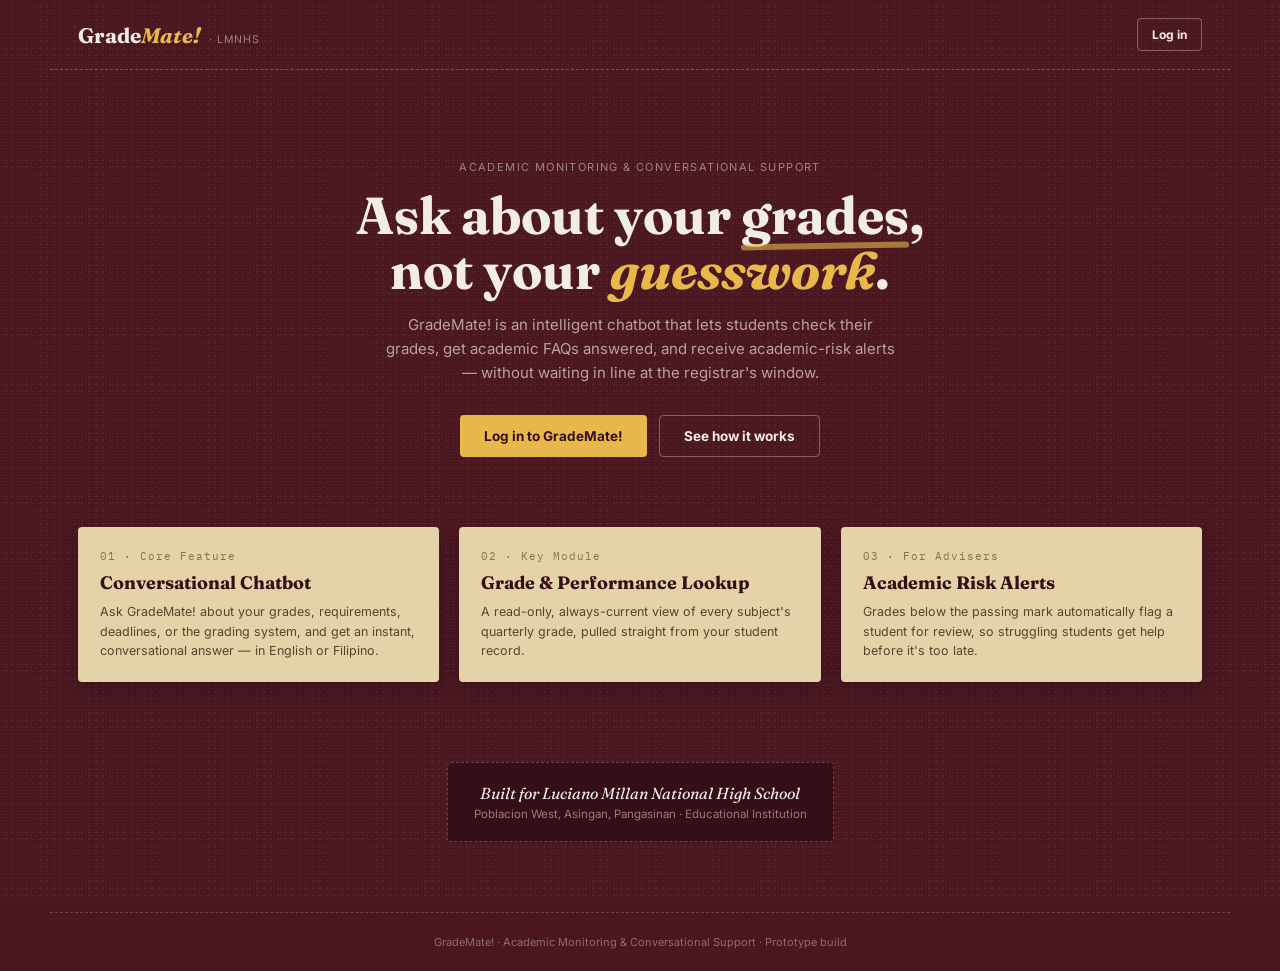
<file: index.html>
<!DOCTYPE html>
<html lang="en">
<head>
<meta charset="UTF-8">
<meta name="viewport" content="width=device-width, initial-scale=1.0">
<title>GradeMate! — Luciano Millan National High School</title>
<link rel="stylesheet" href="css/style.css">
<style>
  .hero{
    padding:90px 28px 70px;
    text-align:center;
    position:relative; z-index:2;
  }
  .hero .eyebrow{ justify-content:center; }
  .hero h1{
    font-family:var(--serif); font-weight:700; font-size:52px;
    color:var(--chalk-cream); margin:14px 0 16px; line-height:1.05;
  }
  .hero h1 em{ color:var(--gold); font-style:italic; }
  .hero p{ color:rgba(242,237,228,0.65); font-size:15px; max-width:520px; margin:0 auto 30px; line-height:1.6; }
  .hero .ctas{ display:flex; gap:12px; justify-content:center; }

  .chalk-underline{
    display:inline-block; position:relative;
  }
  .chalk-underline::after{
    content:""; position:absolute; left:0; right:0; bottom:-6px; height:6px;
    background:var(--gold); opacity:.6; border-radius:4px;
    transform:rotate(-1deg);
  }

  .features{
    max-width:1180px; margin:0 auto; padding:0 28px 80px;
    display:grid; grid-template-columns:repeat(3,1fr); gap:20px;
    position:relative; z-index:2;
  }
  @media (max-width:820px){ .features{ grid-template-columns:1fr; } }
  .feat{ background:var(--manila); border-radius:var(--radius); padding:22px; box-shadow:0 8px 20px rgba(0,0,0,0.2); }
  .feat .num{ font-family:var(--mono); font-size:11px; color:#8a7340; letter-spacing:1px; }
  .feat h3{ font-family:var(--serif); font-size:18px; margin:8px 0 8px; color:var(--chalk-green-deep); }
  .feat p{ font-size:12.5px; color:#54462B; line-height:1.55; margin:0; }

  .client-strip{
    max-width:1180px; margin:0 auto 70px; padding:0 28px;
    display:flex; justify-content:center;
    position:relative; z-index:2;
  }
  .client-card{
    background:var(--chalk-green-deep); border:1px dashed rgba(242,237,228,0.25);
    border-radius:var(--radius); padding:20px 26px; text-align:center; max-width:520px;
  }
  .client-card .school-name{ font-family:var(--serif); font-style:italic; color:var(--chalk-cream); font-size:16px; }
  .client-card .loc{ font-size:11.5px; color:rgba(242,237,228,0.5); margin-top:4px; }
</style>
</head>
<body class="chalk-bg">
<div class="shell">
  <header class="topnav">
    <div class="brand">
      <span class="mark">Grade<em>Mate!</em></span>
      <span class="school">· LMNHS</span>
    </div>
    <div class="links"></div>
    <div class="who">
      <a class="btn ghost small" href="login.html">Log in</a>
    </div>
  </header>

  <main style="padding:0;">
    <section class="hero">
      <div class="eyebrow">Academic Monitoring &amp; Conversational Support</div>
      <h1>Ask about your <span class="chalk-underline">grades</span>,<br>not your <em>guesswork</em>.</h1>
      <p>GradeMate! is an intelligent chatbot that lets students check their grades, get academic FAQs answered, and receive academic-risk alerts — without waiting in line at the registrar's window.</p>
      <div class="ctas">
        <a class="btn" href="login.html">Log in to GradeMate!</a>
        <a class="btn ghost" href="#features">See how it works</a>
      </div>
    </section>

    <section class="features" id="features">
      <div class="feat">
        <div class="num">01 · Core Feature</div>
        <h3>Conversational Chatbot</h3>
        <p>Ask GradeMate! about your grades, requirements, deadlines, or the grading system, and get an instant, conversational answer — in English or Filipino.</p>
      </div>
      <div class="feat">
        <div class="num">02 · Key Module</div>
        <h3>Grade &amp; Performance Lookup</h3>
        <p>A read-only, always-current view of every subject's quarterly grade, pulled straight from your student record.</p>
      </div>
      <div class="feat">
        <div class="num">03 · For Advisers</div>
        <h3>Academic Risk Alerts</h3>
        <p>Grades below the passing mark automatically flag a student for review, so struggling students get help before it's too late.</p>
      </div>
    </section>

    <section class="client-strip">
      <div class="client-card">
        <div class="school-name">Built for Luciano Millan National High School</div>
        <div class="loc">Poblacion West, Asingan, Pangasinan · Educational Institution</div>
      </div>
    </section>
  </main>

  <footer class="site-footer">GradeMate! · Academic Monitoring &amp; Conversational Support · Prototype build</footer>
</div>
</body>
</html>
</file>
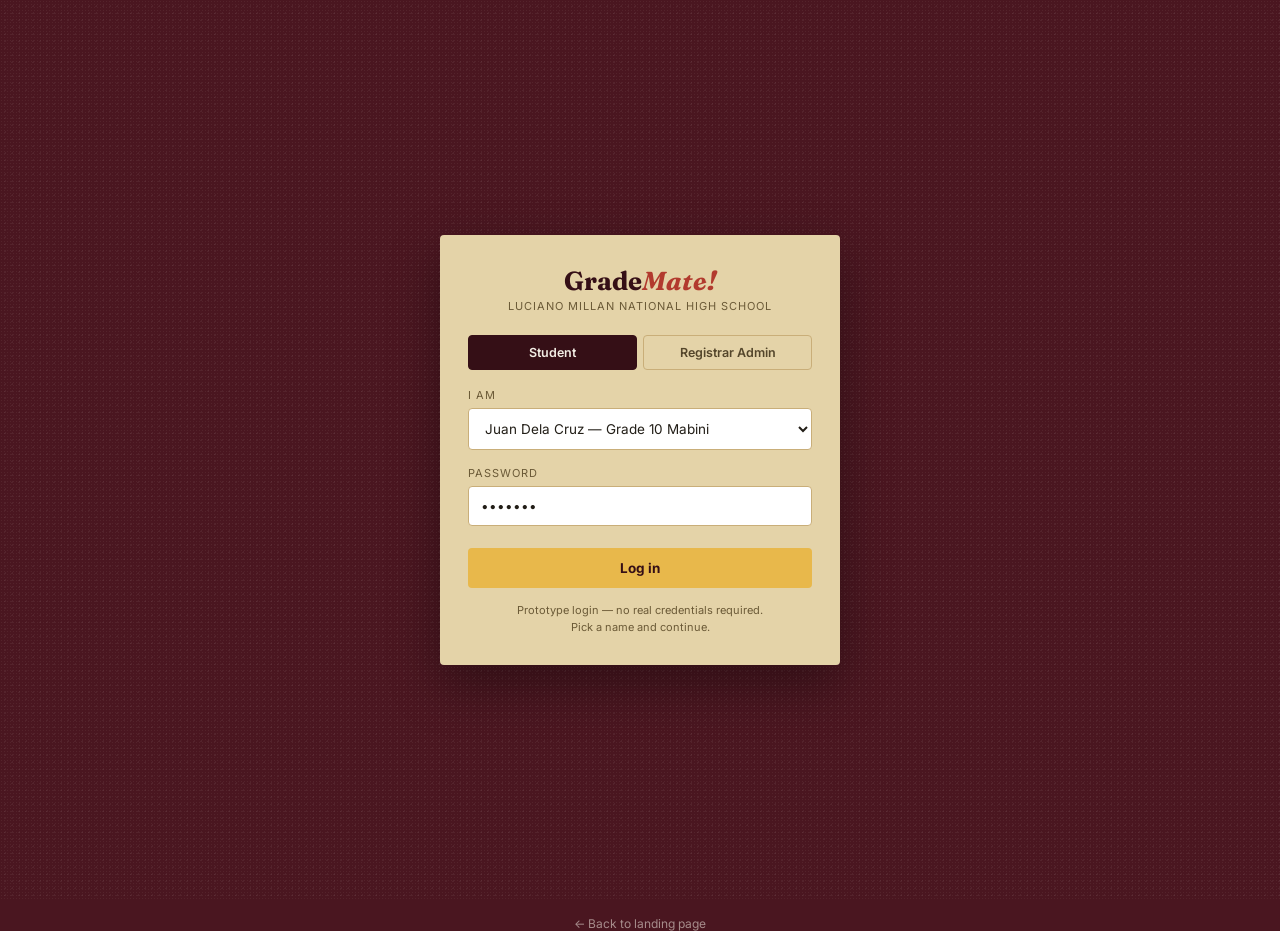
<file: chatbot.html>
<!DOCTYPE html>
<html lang="en">
<head>
<meta charset="UTF-8">
<meta name="viewport" content="width=device-width, initial-scale=1.0">
<title>Chatbot — GradeMate!</title>
<link rel="stylesheet" href="css/style.css">
<style>
  main{ padding:24px 28px 0; display:flex; flex-direction:column; }
  .chat-shell{
    display:flex; flex-direction:column;
    background:var(--chalk-green); border-radius:var(--radius);
    box-shadow:0 10px 30px rgba(0,0,0,0.25);
    height:calc(100vh - 190px); min-height:420px; overflow:hidden;
  }
  .chat-header{
    padding:16px 22px; border-bottom:1px dashed rgba(242,237,228,0.25);
    display:flex; align-items:center; justify-content:space-between;
  }
  .chat-header h2{ font-family:var(--serif); font-style:italic; font-weight:600; font-size:17px; color:var(--chalk-cream); margin:0; }
  .status{ font-size:11px; color:#8FD19E; display:flex; align-items:center; gap:6px; }
  .status .dot{ width:7px; height:7px; border-radius:50%; background:#8FD19E; }

  .chat-scroll{ flex:1; overflow-y:auto; padding:22px; display:flex; flex-direction:column; gap:14px; }
  .msg{ max-width:74%; display:flex; flex-direction:column; gap:5px; }
  .msg.bot{ align-self:flex-start; }
  .msg.user{ align-self:flex-end; align-items:flex-end; }
  .msg .who{ font-size:9.5px; text-transform:uppercase; letter-spacing:1px; color:rgba(242,237,228,0.4); }
  .bubble{ padding:12px 15px; border-radius:var(--radius); font-size:14px; line-height:1.55; }
  .msg.bot .bubble{ background:var(--manila); color:var(--ink); border-top-left-radius:0; }
  .msg.user .bubble{ background:var(--chalk-cream); color:var(--chalk-green-deep); border-top-right-radius:0; }

  .reportcard{ background:var(--chalk-cream); border:1px solid var(--manila-dark); border-radius:var(--radius); padding:14px 16px; font-family:var(--mono); position:relative; }
  .reportcard .rc-title{ font-family:var(--serif); font-size:14px; font-weight:600; margin-bottom:8px; color:var(--chalk-green-deep); }
  .reportcard table{ width:100%; border-collapse:collapse; font-size:12.5px; }
  .reportcard td{ padding:4px 2px; border-bottom:1px dotted rgba(0,0,0,0.15); }
  .reportcard td.grade{ text-align:right; font-weight:600; }
  .reportcard td.low{ color:var(--pen-red); }

  .typing{ display:flex; gap:4px; padding:4px 0; }
  .typing span{ width:5px; height:5px; border-radius:50%; background:rgba(0,0,0,0.35); animation:blink 1.2s infinite ease-in-out; }
  .typing span:nth-child(2){ animation-delay:.2s; }
  .typing span:nth-child(3){ animation-delay:.4s; }
  @keyframes blink{ 0%,80%,100%{opacity:.2;} 40%{opacity:1;} }

  .composer{ padding:14px 22px 18px; border-top:1px dashed rgba(242,237,228,0.25); display:flex; gap:10px; }
  .composer input{ flex:1; }

  .quick-chips{ display:flex; flex-wrap:wrap; gap:7px; margin:14px 0 0; }
  .quick-chips button{
    background:rgba(242,237,228,0.08); border:1px solid rgba(242,237,228,0.25); color:var(--chalk-cream);
    font-size:11.5px; padding:7px 12px; border-radius:20px; cursor:pointer; font-family:var(--sans);
  }
  .quick-chips button:hover{ background:rgba(242,237,228,0.18); }
</style>
</head>
<body class="chalk-bg">
<div class="shell">
  <header class="topnav" id="topnav"></header>

  <main>
    <div class="eyebrow">Core Feature</div>
    <h1 class="page-title">Conversational Academic Support</h1>
    <p class="page-sub">Ask about grades, requirements, deadlines, or the grading system — GradeMate! answers instantly using your student record and the school's FAQ knowledge base.</p>

    <div class="chat-shell" style="margin-top:18px;">
      <div class="chat-header">
        <h2 id="chatSubject">Chat</h2>
        <div class="status"><span class="dot"></span> Online · read-only grade access</div>
      </div>
      <div class="chat-scroll" id="chatScroll"></div>
      <div class="composer">
        <input id="chatInput" type="text" placeholder="Ask about grades, requirements, deadlines…">
        <button class="btn" onclick="handleSend()">Send</button>
      </div>
    </div>

    <div class="quick-chips">
      <button onclick="sendQuick('Check my grades')">Check my grades</button>
      <button onclick="sendQuick('Enrollment requirements')">Requirements</button>
      <button onclick="sendQuick('Grading system')">Grading system</button>
      <button onclick="sendQuick('Deadlines')">Deadlines</button>
      <button onclick="sendQuick('Am I at risk?')">Am I at risk?</button>
    </div>
  </main>

  <footer class="site-footer">GradeMate! · Luciano Millan National High School</footer>
</div>

<script src="js/data.js"></script>
<script src="js/nav.js"></script>
<script src="js/chatbot.js"></script>
</body>
</html>
</file>
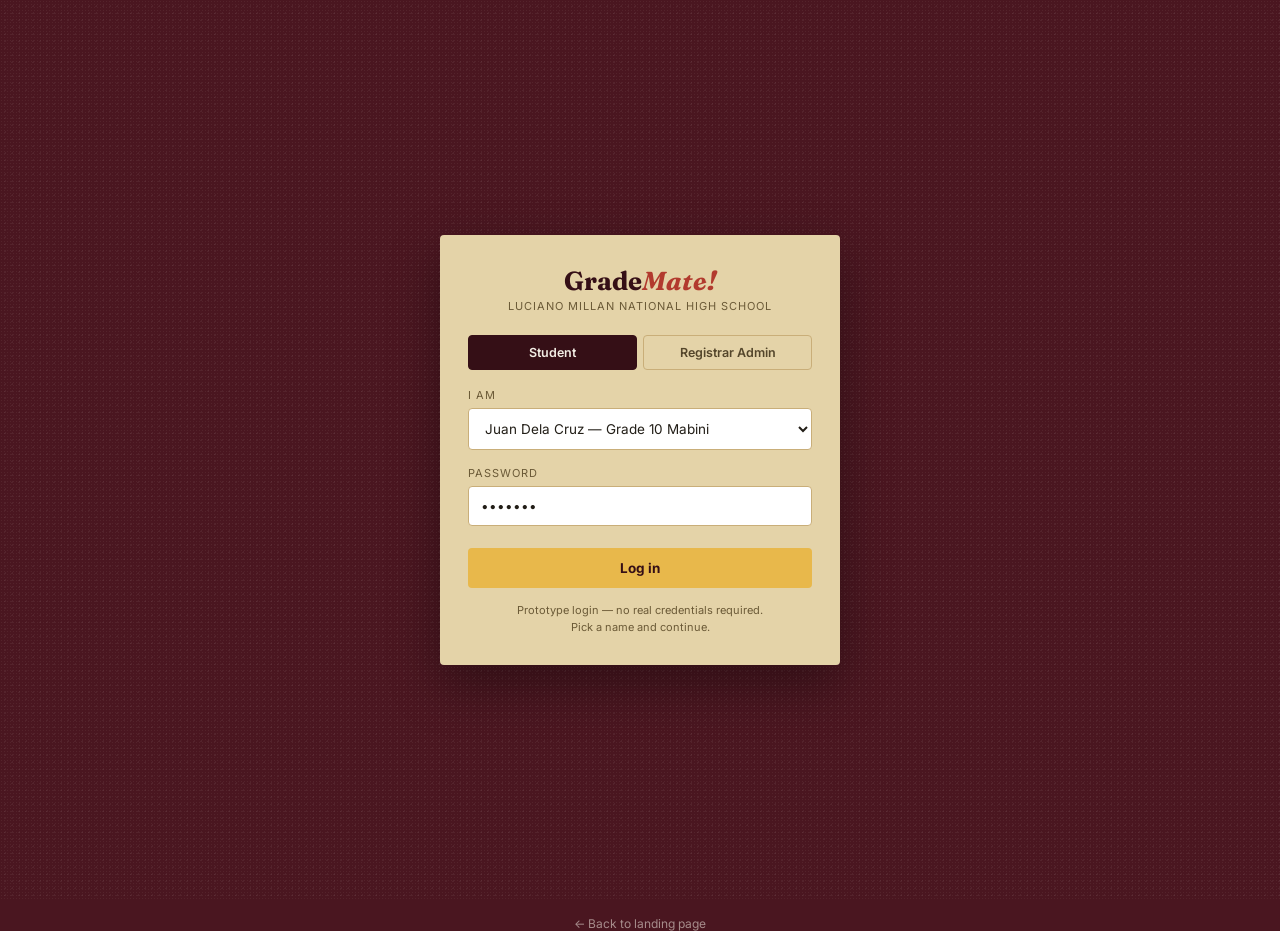
<file: dashboard.html>
<!DOCTYPE html>
<html lang="en">
<head>
<meta charset="UTF-8">
<meta name="viewport" content="width=device-width, initial-scale=1.0">
<title>Dashboard — GradeMate!</title>
<link rel="stylesheet" href="css/style.css">
<style>
  .welcome{ display:flex; align-items:center; justify-content:space-between; gap:20px; flex-wrap:wrap; margin-bottom:24px; }
  .risk-banner{
    margin-top:22px; background:rgba(178,58,46,0.18); border:1px solid rgba(178,58,46,0.5);
    color:var(--chalk-cream); padding:14px 16px; border-radius:var(--radius); font-size:13px; line-height:1.5;
    display:none;
  }
  .risk-banner.show{ display:block; }
  .risk-banner strong{ color:#ffb3a8; }
  .link-card{ display:block; text-decoration:none; transition:transform .15s ease; }
  .link-card:hover{ transform:translateY(-2px); }
  .link-card .go{ font-size:11.5px; font-weight:700; color:var(--pen-blue); margin-top:10px; display:inline-block; }
</style>
</head>
<body class="chalk-bg">
<div class="shell">
  <header class="topnav" id="topnav"></header>

  <main>
    <div class="welcome">
      <div>
        <div class="eyebrow">Dashboard</div>
        <h1 class="page-title" id="welcomeTitle">Welcome back</h1>
        <p class="page-sub">Here's a quick snapshot of your academic standing this quarter.</p>
      </div>
    </div>

    <div class="grid cols-4" id="statGrid" style="margin-bottom:22px;"></div>

    <div class="risk-banner" id="riskBanner"></div>

    <div class="grid cols-3" style="margin-top:26px;">
      <a class="card link-card" href="#" id="chatbotCard">
        <h3>Ask GradeMate!</h3>
        <p style="font-size:12.5px; color:#54462B; line-height:1.5;">Chat with the assistant about your grades, requirements, deadlines, or the grading system.</p>
        <span class="go">Open chatbot →</span>
      </a>
      <a class="card link-card" href="#" id="gradesCard">
        <h3>Grade &amp; Performance Lookup</h3>
        <p style="font-size:12.5px; color:#54462B; line-height:1.5;">See your full quarterly report card, subject by subject.</p>
        <span class="go">View grades →</span>
      </a>
      <div class="card dark">
        <h3>Quick tip</h3>
        <p style="font-size:12.5px; color:rgba(242,237,228,0.7); line-height:1.5;">Type "am I at risk?" in the chatbot any time for an instant check against the passing mark of 75.</p>
      </div>
    </div>
  </main>

  <footer class="site-footer">GradeMate! · Luciano Millan National High School</footer>
</div>

<script src="js/data.js"></script>
<script src="js/nav.js"></script>
<script src="js/dashboard.js"></script>
</body>
</html>
</file>
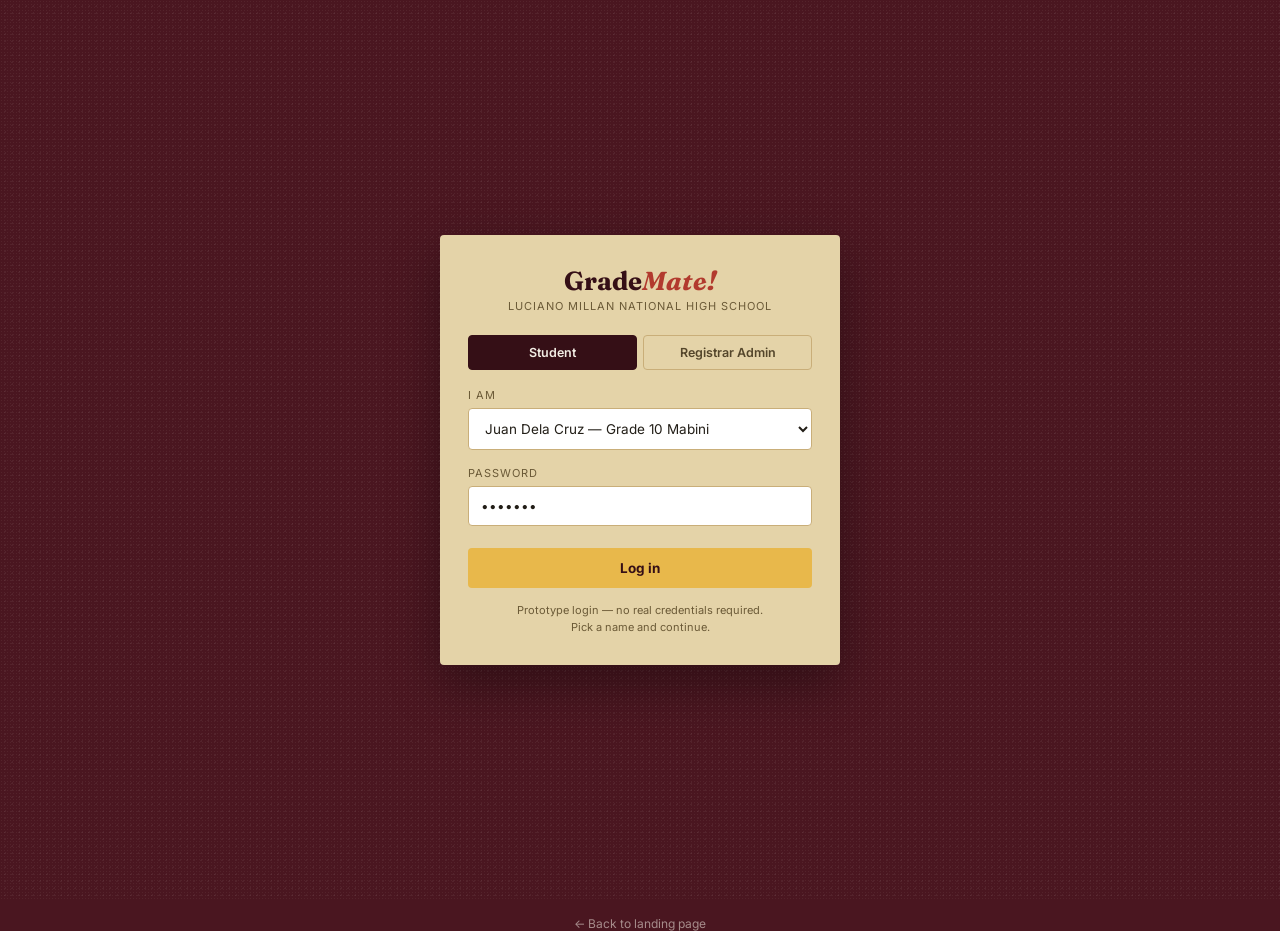
<file: grades.html>
<!DOCTYPE html>
<html lang="en">
<head>
<meta charset="UTF-8">
<meta name="viewport" content="width=device-width, initial-scale=1.0">
<title>Grades — GradeMate!</title>
<link rel="stylesheet" href="css/style.css">
<style>
  .rc-header{ display:flex; justify-content:space-between; align-items:flex-end; flex-wrap:wrap; gap:14px; margin-bottom:18px; }
  .rc-header .avg-pill{
    background:var(--chalk-green-deep); color:var(--chalk-cream); border-radius:var(--radius);
    padding:14px 20px; text-align:center;
  }
  .rc-header .avg-pill .n{ font-family:var(--mono); font-size:30px; font-weight:600; }
  .rc-header .avg-pill .l{ font-size:10px; text-transform:uppercase; letter-spacing:.6px; color:rgba(242,237,228,0.55); }
  .subject-row td:first-child{ font-weight:600; }
  .breakdown{ font-size:10.5px; color:#6b5a37; margin-top:2px; }
  .legend{ display:flex; gap:16px; font-size:11px; color:rgba(242,237,228,0.55); margin-top:12px; }
  .legend span{ display:flex; align-items:center; gap:6px; }
  .dot{ width:8px; height:8px; border-radius:50%; }
  .dot.pass{ background:#3D6B4F; }
  .dot.fail{ background:var(--pen-red); }
</style>
</head>
<body class="chalk-bg">
<div class="shell">
  <header class="topnav" id="topnav"></header>

  <main>
    <div class="eyebrow">Key Module</div>
    <h1 class="page-title">Grade &amp; Performance Lookup</h1>
    <p class="page-sub">A read-only view of your quarterly grades, linked directly to your student record. Grade computation follows 30% Written Work, 50% Performance Tasks, 20% Quarterly Assessment.</p>

    <div class="card" style="margin-top:20px;">
      <div class="rc-header">
        <div>
          <h2 id="rcName" style="margin-bottom:2px;"></h2>
          <div style="font-family:var(--mono); font-size:12px; color:#54462B;" id="rcMeta"></div>
        </div>
        <div class="avg-pill">
          <div class="n" id="rcAvg">—</div>
          <div class="l">Quarter Average</div>
        </div>
      </div>

      <table class="rc">
        <thead>
          <tr><th>Subject</th><th>Written Work</th><th>Performance Tasks</th><th>Quarterly Assessment</th><th style="text-align:right;">Quarterly Grade</th><th></th></tr>
        </thead>
        <tbody id="gradeRows"></tbody>
      </table>

      <div class="legend">
        <span><span class="dot pass"></span> Passing (75 and above)</span>
        <span><span class="dot fail"></span> Below passing</span>
      </div>
    </div>

    <div class="grid cols-2" style="margin-top:20px;">
      <div class="card dark" id="riskCard" style="display:none;">
        <h3>⚑ Academic Risk Alert</h3>
        <p id="riskText" style="font-size:12.5px; color:rgba(242,237,228,0.75); line-height:1.6;"></p>
        <a class="btn small" href="#" id="askChatbotBtn">Ask GradeMate! what to do →</a>
      </div>
      <div class="card">
        <h3>About this module</h3>
        <p style="font-size:12.5px; color:#54462B; line-height:1.6;">This module only displays grades already encoded by your teachers — GradeMate! does not edit or submit grades. For disputes or corrections, consult your subject teacher directly.</p>
      </div>
    </div>
  </main>

  <footer class="site-footer">GradeMate! · Luciano Millan National High School</footer>
</div>

<script src="js/data.js"></script>
<script src="js/nav.js"></script>
<script src="js/grades.js"></script>
</body>
</html>
</file>
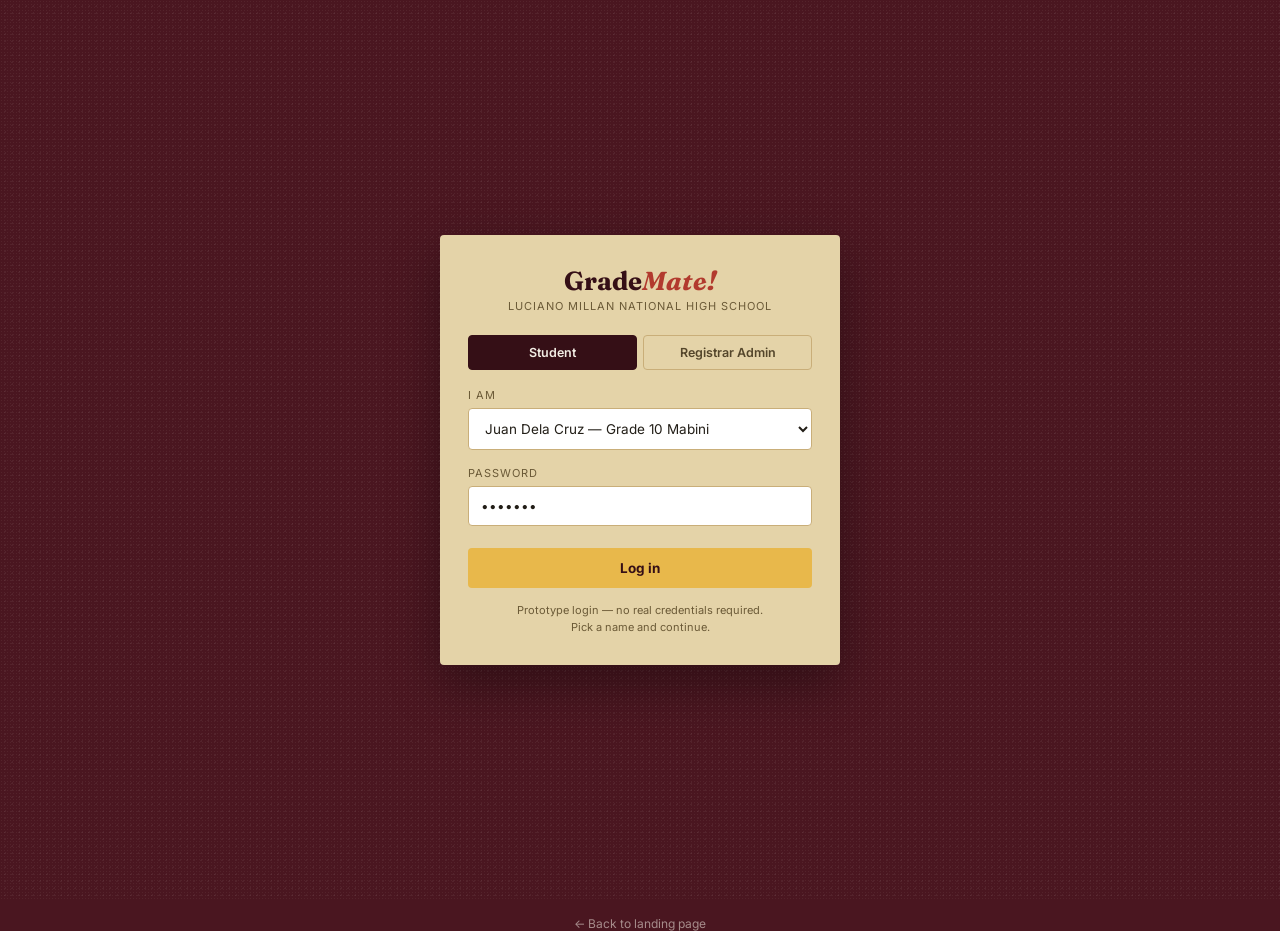
<file: login.html>
<!DOCTYPE html>
<html lang="en">
<head>
<meta charset="UTF-8">
<meta name="viewport" content="width=device-width, initial-scale=1.0">
<title>Log in — GradeMate!</title>
<link rel="stylesheet" href="css/style.css">
<style>
  .login-wrap{
    min-height:100vh; display:flex; align-items:center; justify-content:center;
    padding:28px; position:relative; z-index:2;
  }
  .login-card{
    width:100%; max-width:400px;
    background:var(--manila); border-radius:var(--radius);
    padding:30px 28px; box-shadow:0 20px 50px rgba(0,0,0,0.35);
  }
  .login-card .brand{ text-align:center; margin-bottom:22px; }
  .login-card .brand .mark{ font-family:var(--serif); font-weight:700; font-size:26px; color:var(--chalk-green-deep); }
  .login-card .brand .mark em{ color:var(--pen-red); font-style:italic; }
  .login-card .brand .school{ font-size:11px; letter-spacing:1px; text-transform:uppercase; color:#6b5a37; margin-top:2px; }

  .role-toggle{ display:flex; gap:6px; margin-bottom:18px; }
  .role-toggle button{
    flex:1; padding:9px; border-radius:var(--radius); cursor:pointer;
    border:1px solid var(--manila-dark); background:transparent;
    font-family:var(--sans); font-size:12.5px; font-weight:600; color:#54462B;
  }
  .role-toggle button.active{ background:var(--chalk-green-deep); color:var(--chalk-cream); border-color:var(--chalk-green-deep); }

  .login-card label{ color:#6b5a37; }
  .login-card select, .login-card input{
    background:#fff; color:var(--ink); border:1px solid var(--manila-dark);
  }
  .login-card .btn{ width:100%; margin-top:6px; }
  .hint{ font-size:11px; color:#6b5a37; margin-top:14px; text-align:center; line-height:1.5; }
  .back{ display:block; text-align:center; margin-top:16px; font-size:12px; color:rgba(242,237,228,0.55); }
</style>
</head>
<body class="chalk-bg">
  <div class="login-wrap">
    <div class="login-card">
      <div class="brand">
        <div class="mark">Grade<em>Mate!</em></div>
        <div class="school">Luciano Millan National High School</div>
      </div>

      <div class="role-toggle">
        <button type="button" id="roleStudentBtn" class="active" onclick="setRole('student')">Student</button>
        <button type="button" id="roleAdminBtn" onclick="setRole('admin')">Registrar Admin</button>
      </div>

      <form id="loginForm">
        <div class="field" id="studentField">
          <label for="studentSelect">I am</label>
          <select id="studentSelect"></select>
        </div>
        <div class="field">
          <label for="pw">Password</label>
          <input type="password" id="pw" placeholder="Any value works in this prototype" value="demo123">
        </div>
        <button type="submit" class="btn">Log in</button>
      </form>

      <div class="hint">Prototype login — no real credentials required.<br>Pick a name and continue.</div>
    </div>
  </div>
  <a class="back" href="index.html">← Back to landing page</a>

<script src="js/data.js"></script>
<script>
  let role = 'student';

  function populateStudents(){
    const sel = document.getElementById('studentSelect');
    sel.innerHTML = Object.entries(STUDENTS).map(([id,s]) =>
      `<option value="${id}">${s.name} — Grade ${s.grade} ${s.section}</option>`).join('');
  }

  function setRole(r){
    role = r;
    document.getElementById('roleStudentBtn').classList.toggle('active', r==='student');
    document.getElementById('roleAdminBtn').classList.toggle('active', r==='admin');
    document.getElementById('studentField').style.display = r === 'student' ? 'block' : 'none';
  }

  document.getElementById('loginForm').addEventListener('submit', function(e){
    e.preventDefault();
    if(role === 'admin'){
      window.location.href = `reports.html?role=admin`;
    } else {
      const id = document.getElementById('studentSelect').value;
      window.location.href = `dashboard.html?id=${id}&role=student`;
    }
  });

  populateStudents();
</script>
</body>
</html>
</file>
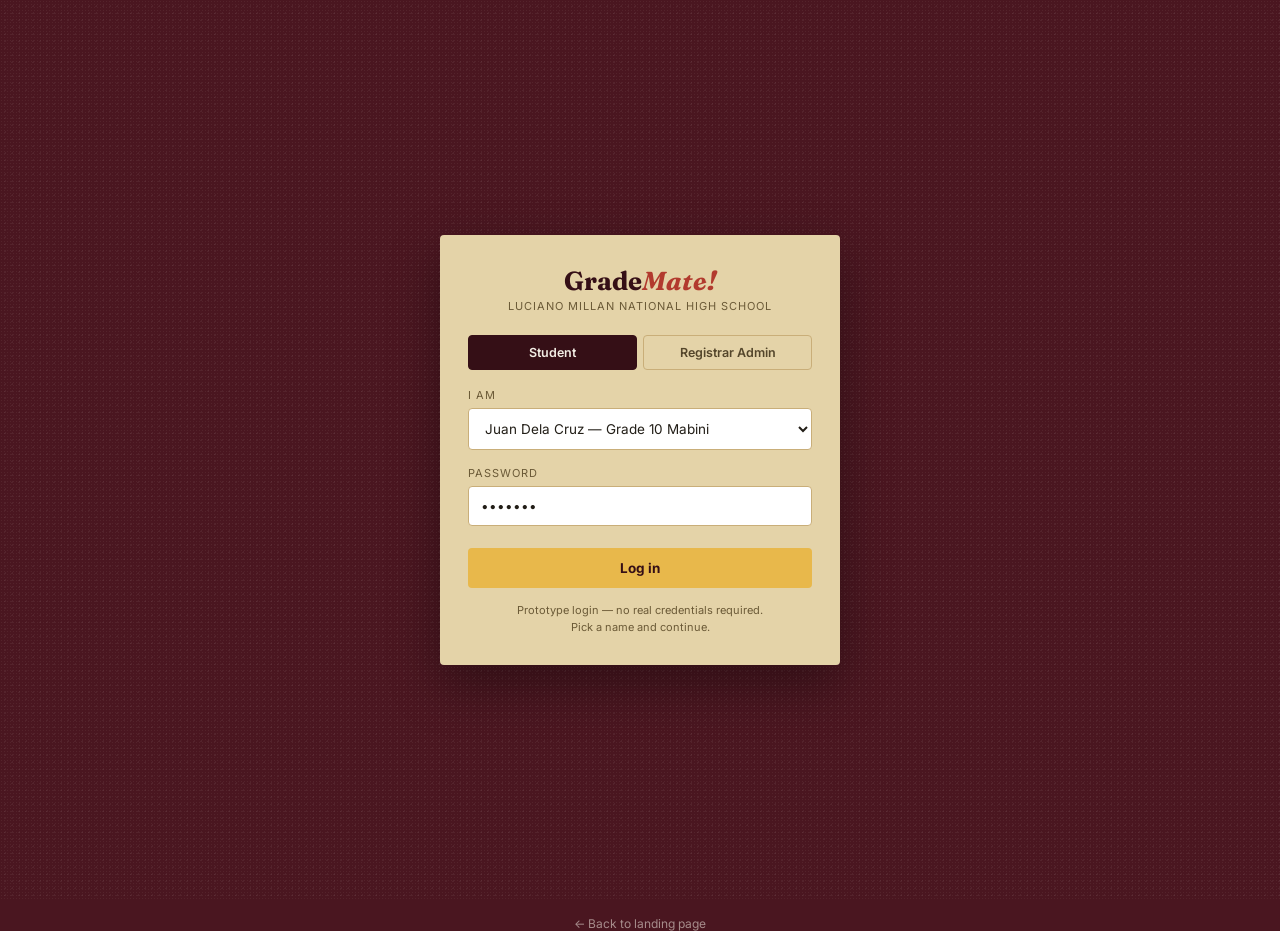
<file: reports.html>
<!DOCTYPE html>
<html lang="en">
<head>
<meta charset="UTF-8">
<meta name="viewport" content="width=device-width, initial-scale=1.0">
<title>Reports &amp; Analytics — GradeMate!</title>
<link rel="stylesheet" href="css/style.css">
<style>
  .faq-row{ display:flex; justify-content:space-between; gap:10px; padding:9px 0; border-bottom:1px dotted rgba(0,0,0,0.15); font-size:12.5px; }
  .faq-row .k{ font-family:var(--mono); font-weight:600; }
  .faq-row .a{ color:#54462B; flex:1; }
  .add-faq{ display:flex; flex-direction:column; gap:8px; margin-top:12px; }
  .add-faq textarea{ min-height:50px; resize:vertical; }
  .add-faq input, .add-faq textarea{ background:#fff; color:var(--ink); border:1px solid var(--manila-dark); }
  .risk-list .row{ display:flex; justify-content:space-between; align-items:center; padding:9px 0; border-bottom:1px dotted rgba(0,0,0,0.15); font-size:12.5px; }
  .note{ font-size:10.5px; color:rgba(242,237,228,0.45); margin-top:6px; }
</style>
</head>
<body class="chalk-bg">
<div class="shell">
  <header class="topnav" id="topnav"></header>

  <main>
    <div class="eyebrow">Reports &amp; Analytics</div>
    <h1 class="page-title">Registrar Admin Overview</h1>
    <p class="page-sub">Academic-risk monitoring, class performance, and chatbot knowledge-base management for Luciano Millan National High School.</p>

    <div class="grid cols-4" id="statGrid" style="margin:20px 0;"></div>

    <div class="grid cols-2">
      <div class="card">
        <h2>Class Performance</h2>
        <div class="bars" id="classBars"></div>
      </div>
      <div class="card">
        <h2>Chatbot Performance (this quarter)</h2>
        <div class="bars" id="perfBars"></div>
        <p class="note" style="color:#6b5a37;">Mock evaluation metrics — objective 5 of the study (response accuracy &amp; user satisfaction).</p>
      </div>
    </div>

    <div class="grid cols-2" style="margin-top:20px;">
      <div class="card">
        <h2>FAQ Knowledge Base</h2>
        <div id="faqList"></div>
        <div class="add-faq">
          <input id="newKey" type="text" placeholder="Trigger keywords (comma-separated)">
          <textarea id="newAns" placeholder="Chatbot answer"></textarea>
          <button class="btn small" onclick="addFaq()">Add to knowledge base</button>
        </div>
        <p class="note" style="color:#6b5a37;">Entries added here apply for this session only (prototype has no live backend).</p>
      </div>

      <div class="card">
        <h2>Students Flagged At Risk</h2>
        <div class="risk-list" id="riskList"></div>
      </div>
    </div>
  </main>

  <footer class="site-footer">GradeMate! · Luciano Millan National High School</footer>
</div>

<script src="js/data.js"></script>
<script src="js/nav.js"></script>
<script src="js/reports.js"></script>
</body>
</html>
</file>
<file: css/style.css>
/* ==========================================================
   GradeMate! — shared design system
   Chalkboard / report-card visual language
   ========================================================== */

@import url('https://fonts.googleapis.com/css2?family=Fraunces:ital,opsz,wght@0,9..144,400;0,9..144,600;0,9..144,700;1,9..144,500&family=Inter:wght@400;500;600;700&family=IBM+Plex+Mono:wght@400;500;600&display=swap');

:root{
  --chalk-green: #4A1620;
  --chalk-green-deep: #350F16;
  --chalk-cream: #F2EDE4;
  --manila: #E4D3A8;
  --manila-dark: #C9AE79;
  --pen-red: #B23A2E;
  --pen-blue: #2F4C7C;
  --gold: #E8B84B;
  --ink: #221E17;
  --radius: 4px;
  --serif: 'Fraunces', serif;
  --sans: 'Inter', sans-serif;
  --mono: 'IBM Plex Mono', monospace;
}

*{ box-sizing:border-box; }
html,body{ height:100%; margin:0; }
body{
  font-family:var(--sans);
  background:var(--chalk-green-deep);
  color:var(--ink);
  min-height:100vh;
}

a{ color:inherit; text-decoration:none; }

/* chalk dust texture, applied to any .chalk-bg element */
.chalk-bg{ position:relative; background:var(--chalk-green); }
.chalk-bg::before{
  content:"";
  position:absolute; inset:0;
  background-image:
    radial-gradient(rgba(242,237,228,0.12) 1px, transparent 1px),
    radial-gradient(rgba(242,237,228,0.12) 1px, transparent 1px);
  background-size: 3px 3px, 7px 7px;
  background-position: 0 0, 2px 3px;
  opacity:.5;
  pointer-events:none;
}

/* ---------- shell / nav ---------- */
.shell{ max-width:1180px; margin:0 auto; min-height:100vh; display:flex; flex-direction:column; }

.topnav{
  display:flex;
  align-items:center;
  justify-content:space-between;
  padding:18px 28px;
  border-bottom:1px dashed rgba(242,237,228,0.25);
  position:relative;
  z-index:2;
}
.topnav .brand{ display:flex; align-items:baseline; gap:8px; }
.topnav .brand .mark{ font-family:var(--serif); font-weight:700; font-size:21px; color:var(--chalk-cream); }
.topnav .brand .mark em{ color:var(--gold); font-style:italic; }
.topnav .brand .school{ font-size:10.5px; letter-spacing:1px; text-transform:uppercase; color:rgba(242,237,228,0.5); }

.topnav .links{ display:flex; gap:4px; align-items:center; }
.topnav .links a{
  font-size:12.5px; font-weight:600; letter-spacing:.2px;
  color:rgba(242,237,228,0.75);
  padding:8px 14px; border-radius:20px;
  transition:background .15s ease, color .15s ease;
}
.topnav .links a:hover{ background:rgba(242,237,228,0.1); color:var(--chalk-cream); }
.topnav .links a.active{ background:var(--chalk-cream); color:var(--chalk-green-deep); }
.topnav .who{
  display:flex; align-items:center; gap:10px;
  font-size:11.5px; color:rgba(242,237,228,0.6);
}
.topnav .who .badge{
  width:28px; height:28px; border-radius:50%;
  background:var(--gold); color:var(--chalk-green-deep);
  display:flex; align-items:center; justify-content:center;
  font-family:var(--mono); font-weight:700; font-size:11px;
}
.topnav .who a.logout{
  color:var(--pen-red); font-weight:600; margin-left:4px;
}

main{ flex:1; position:relative; z-index:2; padding:32px 28px 48px; }

/* ---------- typography helpers ---------- */
.eyebrow{ font-size:11px; text-transform:uppercase; letter-spacing:1.4px; color:rgba(242,237,228,0.5); }
.page-title{ font-family:var(--serif); font-style:italic; font-weight:600; font-size:24px; color:var(--chalk-cream); margin:4px 0 0; }
.page-sub{ font-size:13px; color:rgba(242,237,228,0.55); margin-top:6px; max-width:560px; line-height:1.5; }

/* ---------- cards ---------- */
.card{
  background:var(--manila);
  border-radius:var(--radius);
  padding:18px;
  box-shadow:0 6px 16px rgba(0,0,0,0.2);
}
.card h2, .card h3{ font-family:var(--serif); color:var(--chalk-green-deep); margin:0 0 10px; }
.card.dark{ background:var(--chalk-green-deep); color:var(--chalk-cream); }
.card.dark h2, .card.dark h3{ color:var(--chalk-cream); }

.grid{ display:grid; gap:18px; }
.grid.cols-2{ grid-template-columns:1fr 1fr; }
.grid.cols-3{ grid-template-columns:repeat(3,1fr); }
.grid.cols-4{ grid-template-columns:repeat(4,1fr); }
@media (max-width:820px){
  .grid.cols-2, .grid.cols-3, .grid.cols-4{ grid-template-columns:1fr; }
}

.stat{ background:var(--chalk-green-deep); color:var(--chalk-cream); border-radius:var(--radius); padding:14px 16px; }
.stat .n{ font-family:var(--mono); font-size:26px; font-weight:600; }
.stat .l{ font-size:10.5px; text-transform:uppercase; letter-spacing:.6px; color:rgba(242,237,228,0.55); margin-top:2px; }

/* ---------- buttons / forms ---------- */
.btn{
  display:inline-flex; align-items:center; justify-content:center;
  background:var(--gold); color:var(--chalk-green-deep);
  border:none; font-weight:700; font-family:var(--sans);
  padding:12px 24px; border-radius:var(--radius); font-size:13.5px;
  cursor:pointer; transition:background .15s ease;
}
.btn:hover{ background:#f2c664; }
.btn.ghost{
  background:transparent; color:var(--chalk-cream);
  border:1px solid rgba(242,237,228,0.35);
}
.btn.ghost:hover{ background:rgba(242,237,228,0.1); }
.btn.small{ padding:8px 14px; font-size:12px; }

label{ font-size:11px; text-transform:uppercase; letter-spacing:1px; color:rgba(242,237,228,0.55); display:block; margin-bottom:6px; }
select, input[type=text], input[type=password], textarea{
  width:100%;
  background:var(--chalk-green-deep);
  border:1px solid rgba(242,237,228,0.3);
  color:var(--chalk-cream);
  padding:11px 12px; border-radius:var(--radius);
  font-family:var(--sans); font-size:13.5px;
}
select:focus, input:focus, textarea:focus{ outline:2px solid var(--gold); outline-offset:1px; }
.field{ margin-bottom:16px; }

/* ---------- tables ---------- */
table.rc{ width:100%; border-collapse:collapse; font-family:var(--mono); font-size:13px; }
table.rc td, table.rc th{ padding:8px 4px; border-bottom:1px dotted rgba(0,0,0,0.15); text-align:left; }
table.rc th{ font-size:10px; text-transform:uppercase; letter-spacing:.6px; color:#54462B; }
table.rc td.grade{ text-align:right; font-weight:600; }
table.rc td.low{ color:var(--pen-red); }
.pill{ font-size:9.5px; font-weight:700; letter-spacing:.4px; padding:3px 9px; border-radius:20px; }
.pill.risk{ background:var(--pen-red); color:#fff; }
.pill.ok{ background:#3D6B4F; color:#fff; }

/* bar chart (pure CSS) */
.bars{ display:flex; flex-direction:column; gap:10px; }
.bar-row{ display:grid; grid-template-columns:130px 1fr 46px; align-items:center; gap:10px; font-size:12px; }
.bar-track{ background:rgba(0,0,0,0.12); border-radius:20px; height:10px; overflow:hidden; }
.bar-fill{ height:100%; border-radius:20px; background:var(--chalk-green-deep); }
.bar-fill.low{ background:var(--pen-red); }

/* ---------- footer ---------- */
.site-footer{
  padding:22px 28px; border-top:1px dashed rgba(242,237,228,0.2);
  font-size:11px; color:rgba(242,237,228,0.4); text-align:center;
}
</file>
